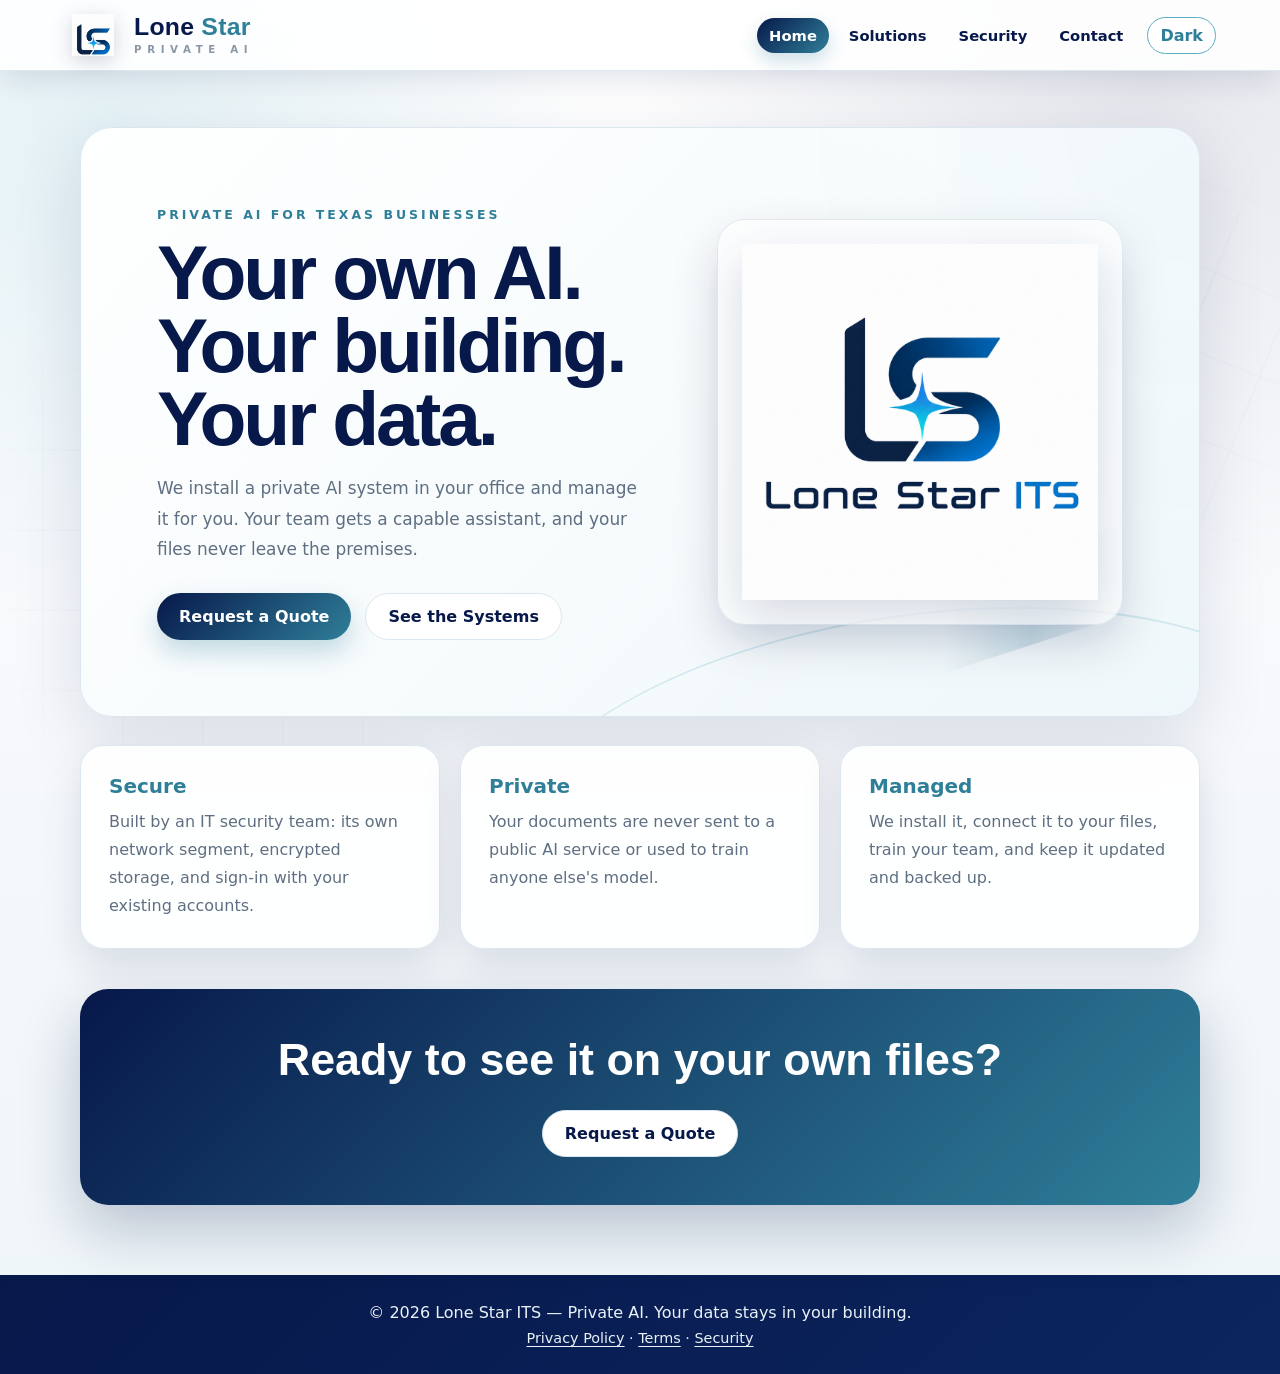
<file: index.html>
<!DOCTYPE html>
<html lang="en">
<head>
  <meta charset="UTF-8">
  <meta name="viewport" content="width=device-width, initial-scale=1.0">
  <title>Lone Star ITS | Private AI for Your Business</title>
  <meta name="description" content="Private, on-premises AI systems installed and managed by Lone Star ITS. Your data never leaves your building.">
  <meta property="og:title" content="Lone Star ITS | Private AI for Your Business">
  <meta property="og:description" content="Private, on-premises AI systems installed and managed by Lone Star ITS. Your data never leaves your building.">
  <meta property="og:image" content="https://elspaniard97.github.io/custom-ai-models/logo.png">
  <meta property="og:url" content="https://elspaniard97.github.io/custom-ai-models/">
  <link rel="canonical" href="https://elspaniard97.github.io/custom-ai-models/">
  <meta name="twitter:card" content="summary_large_image">
  <link rel="icon" type="image/png" href="logo-mark.png">
  <meta http-equiv="Content-Security-Policy" content="default-src 'self'; script-src 'self'; style-src 'self' https://fonts.googleapis.com; font-src https://fonts.gstatic.com; img-src 'self' data:; form-action 'self'; connect-src 'self' https://lone-star-private-ai.saints-correa23.workers.dev; base-uri 'self'; object-src 'none'; upgrade-insecure-requests">
  <meta http-equiv="X-Content-Type-Options" content="nosniff">
  <meta name="referrer" content="strict-origin-when-cross-origin">
  <link rel="preconnect" href="https://fonts.googleapis.com">
  <link rel="preconnect" href="https://fonts.gstatic.com" crossorigin>
  <link href="https://fonts.googleapis.com/css2?family=Inter:wght@400;500;600;700;800&family=Rajdhani:wght@600;700&display=swap" rel="stylesheet">
  <link rel="stylesheet" href="style.css">
  <script type="application/ld+json">
  {
    "@context": "https://schema.org",
    "@type": "ProfessionalService",
    "name": "Lone Star ITS — Private AI",
    "image": "https://elspaniard97.github.io/custom-ai-models/logo.png",
    "url": "https://elspaniard97.github.io/custom-ai-models/",
    "telephone": "+1-254-317-9258",
    "email": "support@lonestar-its.com",
    "address": {"@type": "PostalAddress", "streetAddress": "214 Ackerman St.", "addressLocality": "Rockdale", "addressRegion": "TX", "postalCode": "76567", "addressCountry": "US"},
    "description": "On-premises private AI systems for small and mid-sized organizations, installed and managed by a veteran family-owned Texas IT team. Your data stays in your building.",
    "areaServed": "TX"
  }
  </script>
</head>
<body>
<a class="skip-link" href="#main-content">Skip to main content</a>
<header>
  <a class="brand" href="index.html" aria-label="Lone Star ITS Private AI home">
    <img src="logo-mark.png" alt="Lone Star ITS blue star logo mark">
    <span class="brand-copy"><strong><span>Lone</span> Star</strong><small>PRIVATE AI</small></span>
  </a>
  <div class="header-right">
    <nav id="main-nav">
      <a class="active" href="index.html">Home</a>
      <a href="solutions.html">Solutions</a>
      <a href="security.html">Security</a>
      <a href="contact.html">Contact</a>
    </nav>
    <button class="dark-toggle" id="dark-mode-toggle">Dark</button>
    <button class="hamburger" id="hamburger" aria-label="Menu">
      <span></span><span></span><span></span>
    </button>
  </div>
</header>
<section class="hero compact fade-in">
  <div class="hero-text slide-up">
    <p class="eyebrow">Private AI for Texas Businesses</p>
    <h1>Your own AI. Your building. Your data.</h1>
    <p>We install a private AI system in your office and manage it for you. Your team gets a capable assistant, and your files never leave the premises.</p>
    <div class="hero-actions">
      <a class="btn primary" href="contact.html">Request a Quote</a>
      <a class="btn secondary" href="solutions.html">See the Systems</a>
    </div>
  </div>
  <div class="hero-logo-panel" aria-label="Lone Star ITS logo"><img src="logo.png" alt="Lone Star ITS logo"></div>
</section>
<main id="main-content">
  <section class="values cards fade-in">
    <article><h3>Secure</h3><p>Built by an IT security team: its own network segment, encrypted storage, and sign-in with your existing accounts.</p></article>
    <article><h3>Private</h3><p>Your documents are never sent to a public AI service or used to train anyone else's model.</p></article>
    <article><h3>Managed</h3><p>We install it, connect it to your files, train your team, and keep it updated and backed up.</p></article>
  </section>
  <section class="cta-band fade-in">
    <h2>Ready to see it on your own files?</h2>
    <div class="hero-actions">
      <a class="btn secondary" href="contact.html">Request a Quote</a>
    </div>
  </section>
</main>
<footer>
  <p>© 2026 Lone Star ITS — Private AI. Your data stays in your building.</p>
  <p class="footer-links"><a href="https://lonestar-its.com/privacy.html">Privacy Policy</a> · <a href="https://lonestar-its.com/terms.html">Terms</a> · <a href="security.html">Security</a></p>
</footer>
<script src="main.js"></script>
</body>
</html>
</file>
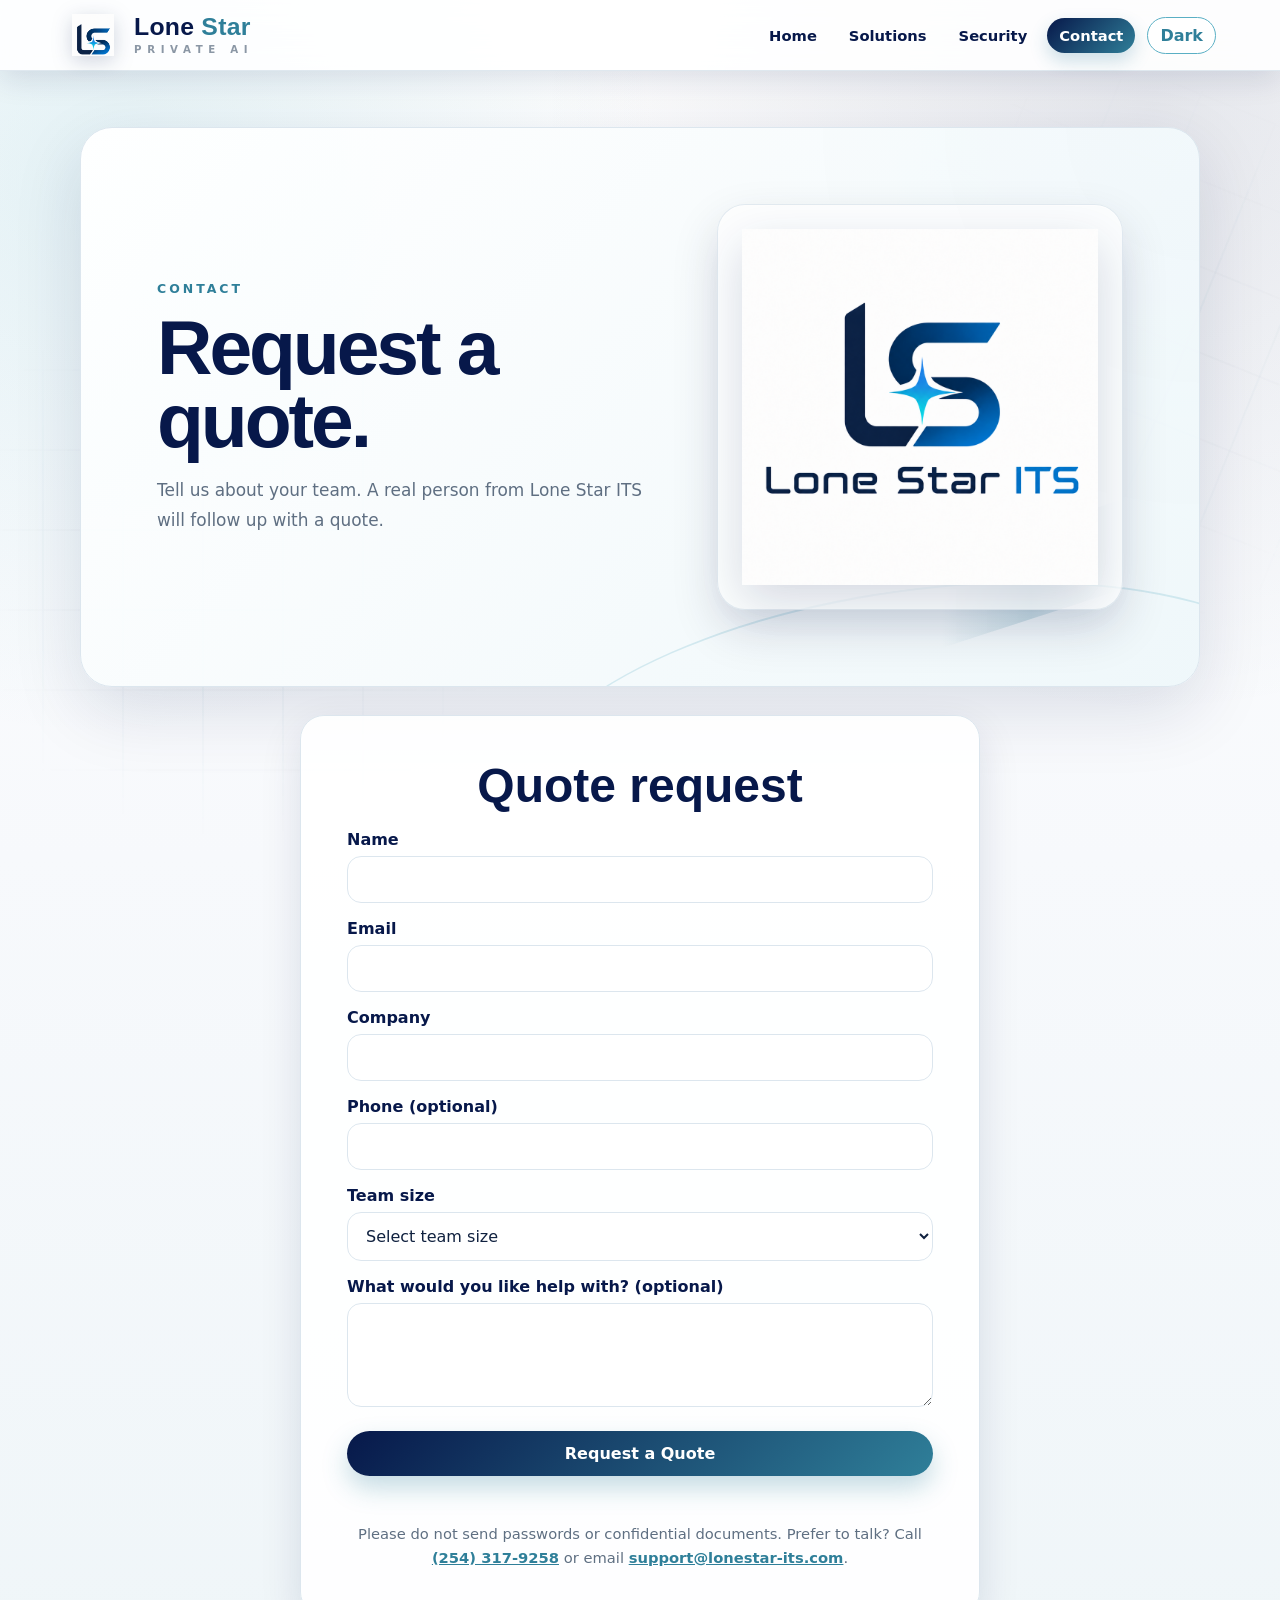
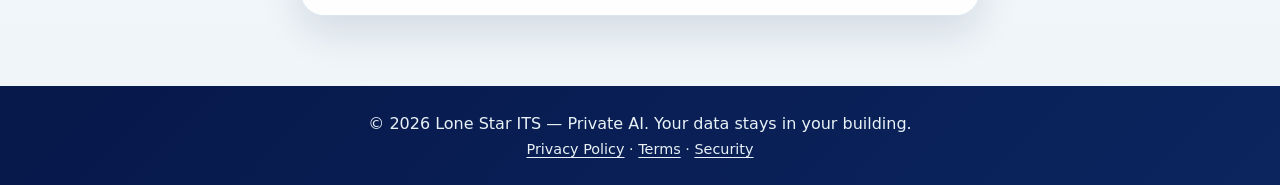
<file: contact.html>
<!DOCTYPE html>
<html lang="en">
<head>
  <meta charset="UTF-8">
  <meta name="viewport" content="width=device-width, initial-scale=1.0">
  <title>Request a Quote | Lone Star ITS Private AI</title>
  <meta name="description" content="Request a private AI quote from Lone Star ITS.">
  <meta property="og:title" content="Request a Quote | Lone Star ITS Private AI">
  <meta property="og:description" content="Request a private AI quote from Lone Star ITS.">
  <meta property="og:image" content="https://elspaniard97.github.io/custom-ai-models/logo.png">
  <meta property="og:url" content="https://elspaniard97.github.io/custom-ai-models/contact.html">
  <link rel="canonical" href="https://elspaniard97.github.io/custom-ai-models/contact.html">
  <meta name="twitter:card" content="summary_large_image">
  <link rel="icon" type="image/png" href="logo-mark.png">
  <meta http-equiv="Content-Security-Policy" content="default-src 'self'; script-src 'self'; style-src 'self' https://fonts.googleapis.com; font-src https://fonts.gstatic.com; img-src 'self' data:; form-action 'self'; connect-src 'self' https://lone-star-private-ai.saints-correa23.workers.dev; base-uri 'self'; object-src 'none'; upgrade-insecure-requests">
  <meta http-equiv="X-Content-Type-Options" content="nosniff">
  <meta name="referrer" content="strict-origin-when-cross-origin">
  <link rel="preconnect" href="https://fonts.googleapis.com">
  <link rel="preconnect" href="https://fonts.gstatic.com" crossorigin>
  <link href="https://fonts.googleapis.com/css2?family=Inter:wght@400;500;600;700;800&family=Rajdhani:wght@600;700&display=swap" rel="stylesheet">
  <link rel="stylesheet" href="style.css">
</head>
<body>
<a class="skip-link" href="#main-content">Skip to main content</a>
<header>
  <a class="brand" href="index.html" aria-label="Lone Star ITS Private AI home">
    <img src="logo-mark.png" alt="Lone Star ITS blue star logo mark">
    <span class="brand-copy"><strong><span>Lone</span> Star</strong><small>PRIVATE AI</small></span>
  </a>
  <div class="header-right">
    <nav id="main-nav">
      <a href="index.html">Home</a>
      <a href="solutions.html">Solutions</a>
      <a href="security.html">Security</a>
      <a class="active" href="contact.html">Contact</a>
    </nav>
    <button class="dark-toggle" id="dark-mode-toggle">Dark</button>
    <button class="hamburger" id="hamburger" aria-label="Menu">
      <span></span><span></span><span></span>
    </button>
  </div>
</header>
<section class="hero compact fade-in">
  <div class="hero-text slide-up">
    <p class="eyebrow">Contact</p>
    <h1>Request a quote.</h1>
    <p>Tell us about your team. A real person from Lone Star ITS will follow up with a quote.</p>
  </div>
  <div class="hero-logo-panel" aria-label="Lone Star ITS logo"><img src="logo.png" alt="Lone Star ITS logo"></div>
</section>
<main id="main-content">
  <section class="contact fade-in">
    <h2>Quote request</h2>
    <form id="quote-form" novalidate>
      <label for="name">Name</label>
      <input id="name" name="name" type="text" autocomplete="name" maxlength="200" required>
      <label for="email">Email</label>
      <input id="email" name="email" type="email" autocomplete="email" maxlength="254" required>
      <label for="company">Company</label>
      <input id="company" name="company" type="text" autocomplete="organization" maxlength="200" required>
      <label for="phone">Phone (optional)</label>
      <input id="phone" name="phone" type="tel" autocomplete="tel" maxlength="40">
      <label for="teamSize">Team size</label>
      <select id="teamSize" name="teamSize" required>
        <option value="" disabled selected>Select team size</option>
        <option value="5-10 users (Office AI)">5-10 users (Office AI)</option>
        <option value="15-30 users (Business AI)">15-30 users (Business AI)</option>
        <option value="30+ users (Enterprise AI)">30+ users (Enterprise AI)</option>
        <option value="Not sure">Not sure</option>
      </select>
      <label for="message">What would you like help with? (optional)</label>
      <textarea id="message" name="message" rows="4" maxlength="4000"></textarea>
      <div class="visually-hidden" aria-hidden="true">
        <label for="_gotcha">Leave this field empty</label>
        <input id="_gotcha" name="_gotcha" type="text" tabindex="-1" autocomplete="off">
      </div>
      <button class="submit" type="submit">Request a Quote</button>
      <p id="form-status" class="form-status" role="status" aria-live="polite"></p>
    </form>
    <p class="form-note">Please do not send passwords or confidential documents. Prefer to talk? Call <a href="tel:+12543179258">(254) 317-9258</a> or email <a href="mailto:support@lonestar-its.com">support@lonestar-its.com</a>.</p>
  </section>
</main>
<footer>
  <p>© 2026 Lone Star ITS — Private AI. Your data stays in your building.</p>
  <p class="footer-links"><a href="https://lonestar-its.com/privacy.html">Privacy Policy</a> · <a href="https://lonestar-its.com/terms.html">Terms</a> · <a href="security.html">Security</a></p>
</footer>
<script src="main.js"></script>
</body>
</html>
</file>
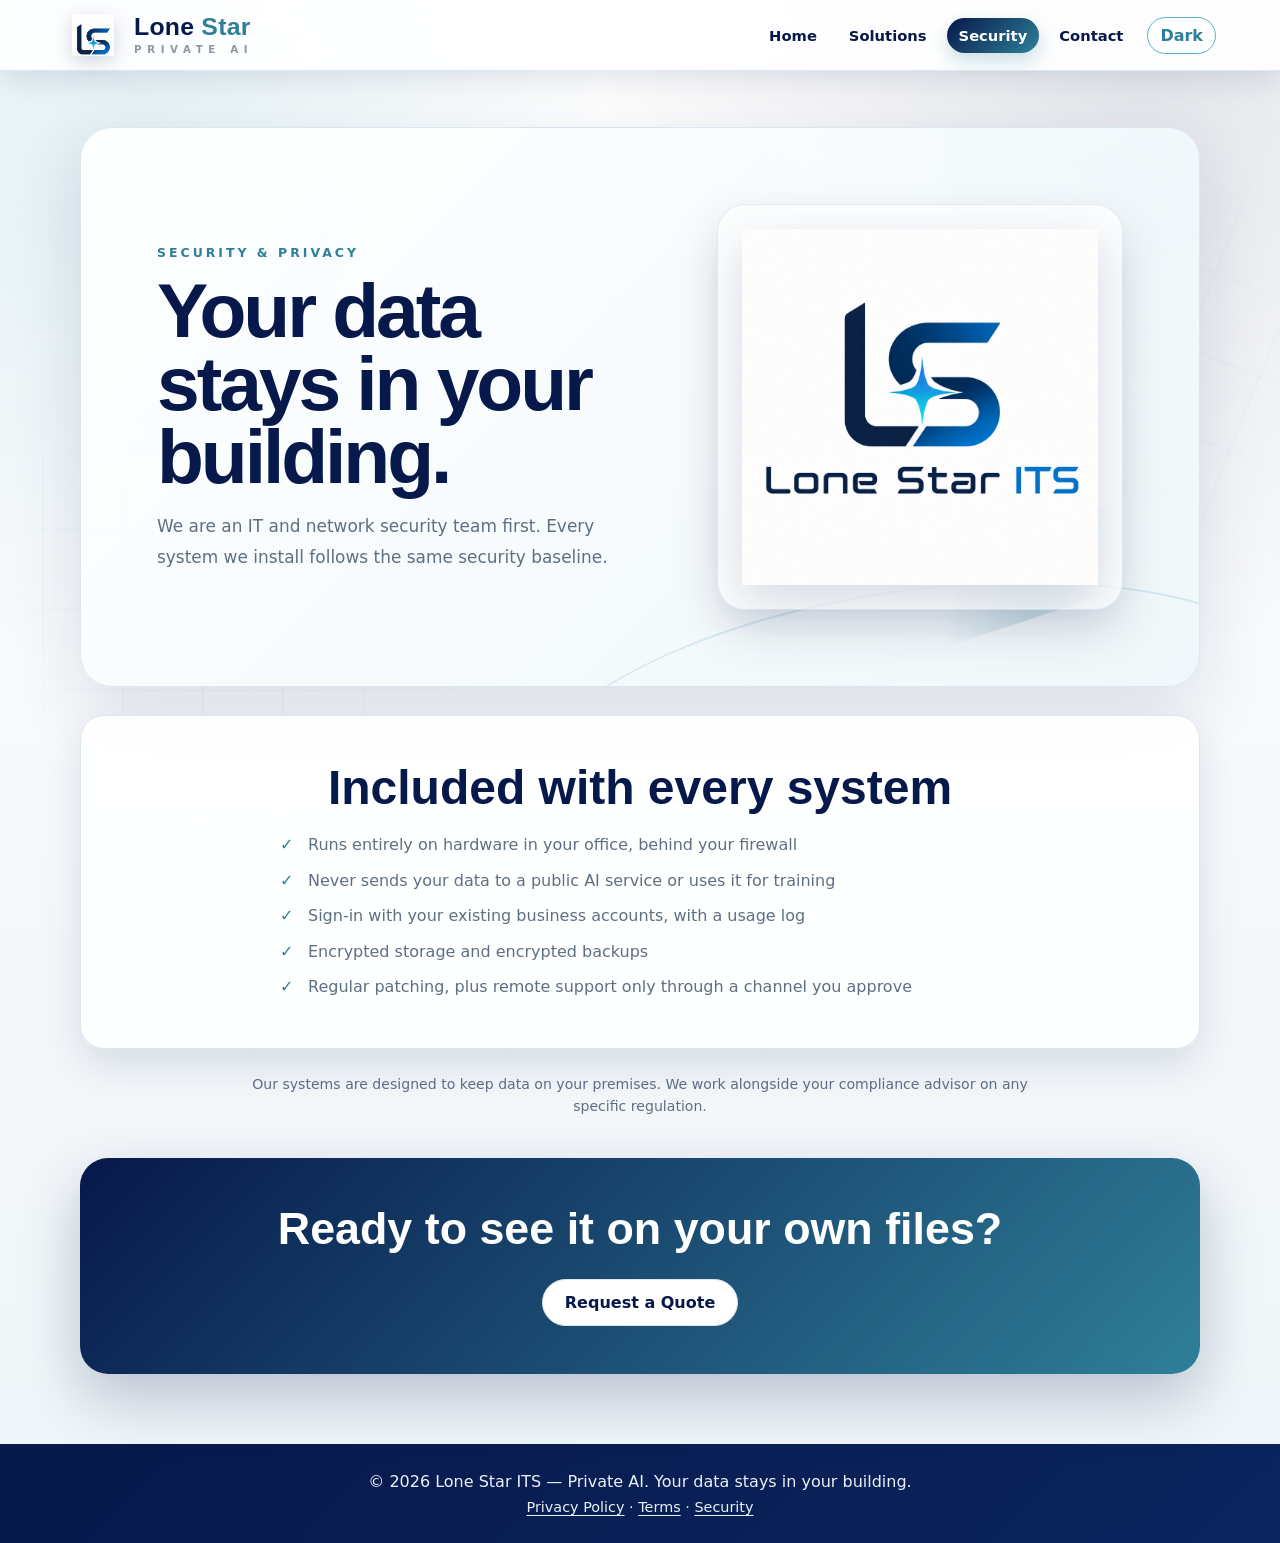
<file: security.html>
<!DOCTYPE html>
<html lang="en">
<head>
  <meta charset="UTF-8">
  <meta name="viewport" content="width=device-width, initial-scale=1.0">
  <title>Security &amp; Privacy | Lone Star ITS Private AI</title>
  <meta name="description" content="How Lone Star ITS keeps your data on site with every private AI system.">
  <meta property="og:title" content="Security &amp; Privacy | Lone Star ITS Private AI">
  <meta property="og:description" content="How Lone Star ITS keeps your data on site with every private AI system.">
  <meta property="og:image" content="https://elspaniard97.github.io/custom-ai-models/logo.png">
  <meta property="og:url" content="https://elspaniard97.github.io/custom-ai-models/security.html">
  <link rel="canonical" href="https://elspaniard97.github.io/custom-ai-models/security.html">
  <meta name="twitter:card" content="summary_large_image">
  <link rel="icon" type="image/png" href="logo-mark.png">
  <meta http-equiv="Content-Security-Policy" content="default-src 'self'; script-src 'self'; style-src 'self' https://fonts.googleapis.com; font-src https://fonts.gstatic.com; img-src 'self' data:; form-action 'self'; connect-src 'self' https://lone-star-private-ai.saints-correa23.workers.dev; base-uri 'self'; object-src 'none'; upgrade-insecure-requests">
  <meta http-equiv="X-Content-Type-Options" content="nosniff">
  <meta name="referrer" content="strict-origin-when-cross-origin">
  <link rel="preconnect" href="https://fonts.googleapis.com">
  <link rel="preconnect" href="https://fonts.gstatic.com" crossorigin>
  <link href="https://fonts.googleapis.com/css2?family=Inter:wght@400;500;600;700;800&family=Rajdhani:wght@600;700&display=swap" rel="stylesheet">
  <link rel="stylesheet" href="style.css">
</head>
<body>
<a class="skip-link" href="#main-content">Skip to main content</a>
<header>
  <a class="brand" href="index.html" aria-label="Lone Star ITS Private AI home">
    <img src="logo-mark.png" alt="Lone Star ITS blue star logo mark">
    <span class="brand-copy"><strong><span>Lone</span> Star</strong><small>PRIVATE AI</small></span>
  </a>
  <div class="header-right">
    <nav id="main-nav">
      <a href="index.html">Home</a>
      <a href="solutions.html">Solutions</a>
      <a class="active" href="security.html">Security</a>
      <a href="contact.html">Contact</a>
    </nav>
    <button class="dark-toggle" id="dark-mode-toggle">Dark</button>
    <button class="hamburger" id="hamburger" aria-label="Menu">
      <span></span><span></span><span></span>
    </button>
  </div>
</header>
<section class="hero compact fade-in">
  <div class="hero-text slide-up">
    <p class="eyebrow">Security &amp; Privacy</p>
    <h1>Your data stays in your building.</h1>
    <p>We are an IT and network security team first. Every system we install follows the same security baseline.</p>
  </div>
  <div class="hero-logo-panel" aria-label="Lone Star ITS logo"><img src="logo.png" alt="Lone Star ITS logo"></div>
</section>
<main id="main-content">
  <section class="mission fade-in">
    <h2>Included with every system</h2>
    <ul class="check-list text-left narrow">
      <li>Runs entirely on hardware in your office, behind your firewall</li>
      <li>Never sends your data to a public AI service or uses it for training</li>
      <li>Sign-in with your existing business accounts, with a usage log</li>
      <li>Encrypted storage and encrypted backups</li>
      <li>Regular patching, plus remote support only through a channel you approve</li>
    </ul>
  </section>
  <p class="fine-print">Our systems are designed to keep data on your premises. We work alongside your compliance advisor on any specific regulation.</p>
  <section class="cta-band fade-in">
    <h2>Ready to see it on your own files?</h2>
    <div class="hero-actions">
      <a class="btn secondary" href="contact.html">Request a Quote</a>
    </div>
  </section>
</main>
<footer>
  <p>© 2026 Lone Star ITS — Private AI. Your data stays in your building.</p>
  <p class="footer-links"><a href="https://lonestar-its.com/privacy.html">Privacy Policy</a> · <a href="https://lonestar-its.com/terms.html">Terms</a> · <a href="security.html">Security</a></p>
</footer>
<script src="main.js"></script>
</body>
</html>
</file>
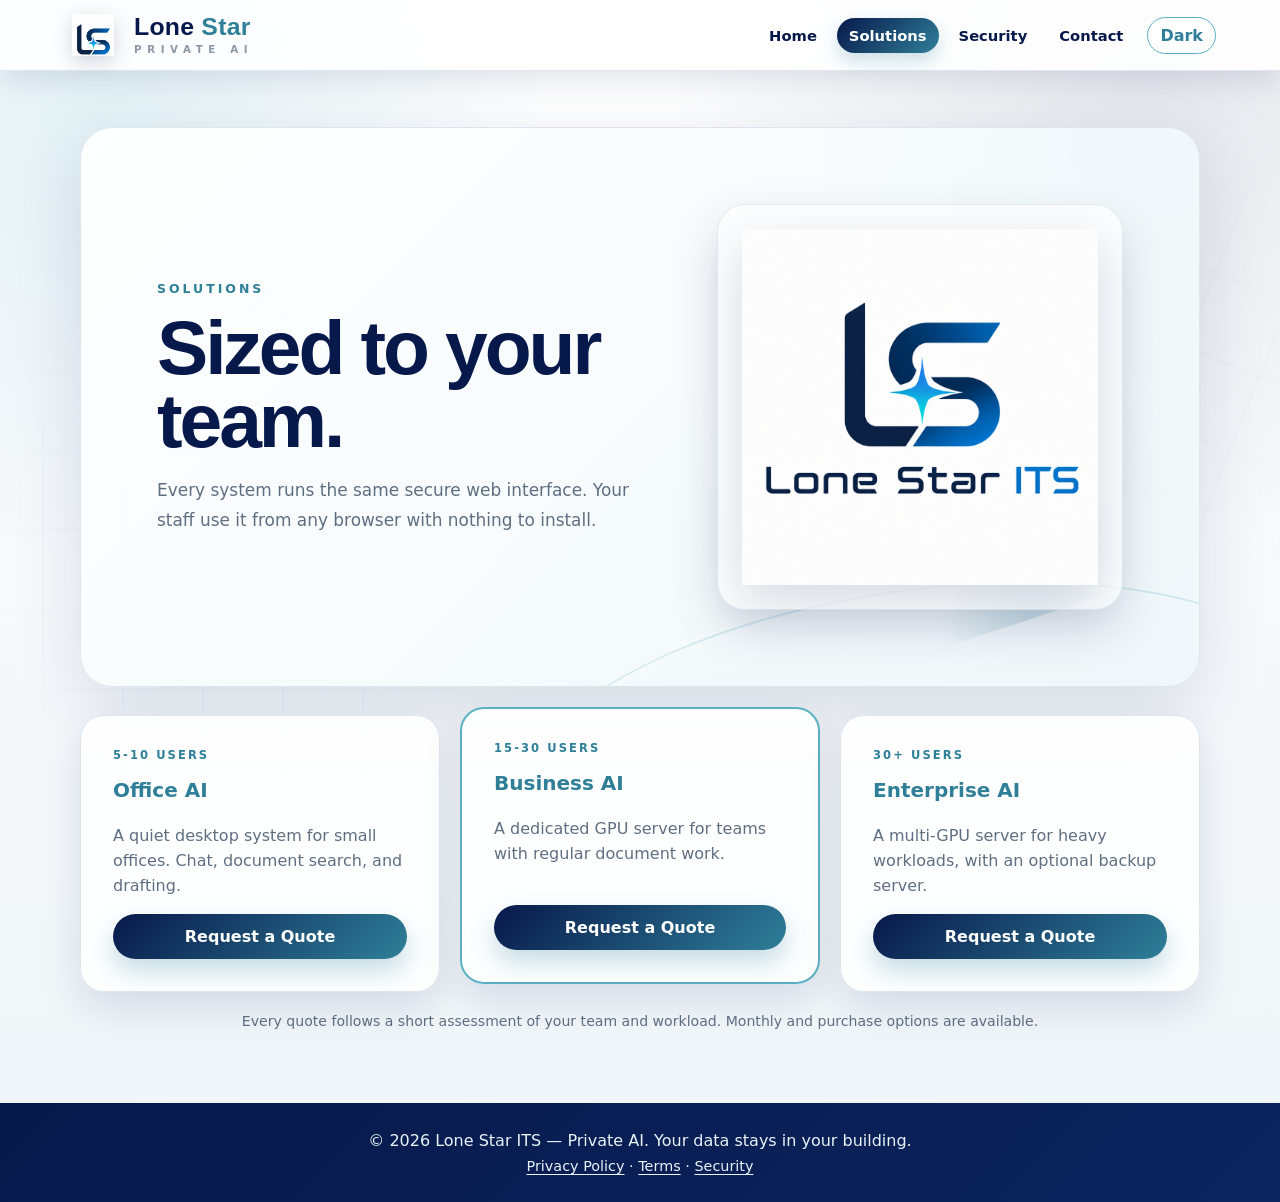
<file: solutions.html>
<!DOCTYPE html>
<html lang="en">
<head>
  <meta charset="UTF-8">
  <meta name="viewport" content="width=device-width, initial-scale=1.0">
  <title>Private AI Systems | Lone Star ITS</title>
  <meta name="description" content="Office, Business, and Enterprise private AI systems sized to your team.">
  <meta property="og:title" content="Private AI Systems | Lone Star ITS">
  <meta property="og:description" content="Office, Business, and Enterprise private AI systems sized to your team.">
  <meta property="og:image" content="https://elspaniard97.github.io/custom-ai-models/logo.png">
  <meta property="og:url" content="https://elspaniard97.github.io/custom-ai-models/solutions.html">
  <link rel="canonical" href="https://elspaniard97.github.io/custom-ai-models/solutions.html">
  <meta name="twitter:card" content="summary_large_image">
  <link rel="icon" type="image/png" href="logo-mark.png">
  <meta http-equiv="Content-Security-Policy" content="default-src 'self'; script-src 'self'; style-src 'self' https://fonts.googleapis.com; font-src https://fonts.gstatic.com; img-src 'self' data:; form-action 'self'; connect-src 'self' https://lone-star-private-ai.saints-correa23.workers.dev; base-uri 'self'; object-src 'none'; upgrade-insecure-requests">
  <meta http-equiv="X-Content-Type-Options" content="nosniff">
  <meta name="referrer" content="strict-origin-when-cross-origin">
  <link rel="preconnect" href="https://fonts.googleapis.com">
  <link rel="preconnect" href="https://fonts.gstatic.com" crossorigin>
  <link href="https://fonts.googleapis.com/css2?family=Inter:wght@400;500;600;700;800&family=Rajdhani:wght@600;700&display=swap" rel="stylesheet">
  <link rel="stylesheet" href="style.css">
</head>
<body>
<a class="skip-link" href="#main-content">Skip to main content</a>
<header>
  <a class="brand" href="index.html" aria-label="Lone Star ITS Private AI home">
    <img src="logo-mark.png" alt="Lone Star ITS blue star logo mark">
    <span class="brand-copy"><strong><span>Lone</span> Star</strong><small>PRIVATE AI</small></span>
  </a>
  <div class="header-right">
    <nav id="main-nav">
      <a href="index.html">Home</a>
      <a class="active" href="solutions.html">Solutions</a>
      <a href="security.html">Security</a>
      <a href="contact.html">Contact</a>
    </nav>
    <button class="dark-toggle" id="dark-mode-toggle">Dark</button>
    <button class="hamburger" id="hamburger" aria-label="Menu">
      <span></span><span></span><span></span>
    </button>
  </div>
</header>
<section class="hero compact fade-in">
  <div class="hero-text slide-up">
    <p class="eyebrow">Solutions</p>
    <h1>Sized to your team.</h1>
    <p>Every system runs the same secure web interface. Your staff use it from any browser with nothing to install.</p>
  </div>
  <div class="hero-logo-panel" aria-label="Lone Star ITS logo"><img src="logo.png" alt="Lone Star ITS logo"></div>
</section>
<main id="main-content">
  <section class="pricing fade-in" aria-label="Private AI systems">
    <div class="plan">
      <p class="plan-label">5-10 users</p>
      <h3>Office AI</h3>
      <p class="launch-note">A quiet desktop system for small offices. Chat, document search, and drafting.</p>
      <a class="btn primary" href="contact.html">Request a Quote</a>
    </div>
    <div class="plan featured">
      <p class="plan-label">15-30 users</p>
      <h3>Business AI</h3>
      <p class="launch-note">A dedicated GPU server for teams with regular document work.</p>
      <a class="btn primary" href="contact.html">Request a Quote</a>
    </div>
    <div class="plan">
      <p class="plan-label">30+ users</p>
      <h3>Enterprise AI</h3>
      <p class="launch-note">A multi-GPU server for heavy workloads, with an optional backup server.</p>
      <a class="btn primary" href="contact.html">Request a Quote</a>
    </div>
  </section>
  <p class="fine-print">Every quote follows a short assessment of your team and workload. Monthly and purchase options are available.</p>
</main>
<footer>
  <p>© 2026 Lone Star ITS — Private AI. Your data stays in your building.</p>
  <p class="footer-links"><a href="https://lonestar-its.com/privacy.html">Privacy Policy</a> · <a href="https://lonestar-its.com/terms.html">Terms</a> · <a href="security.html">Security</a></p>
</footer>
<script src="main.js"></script>
</body>
</html>
</file>
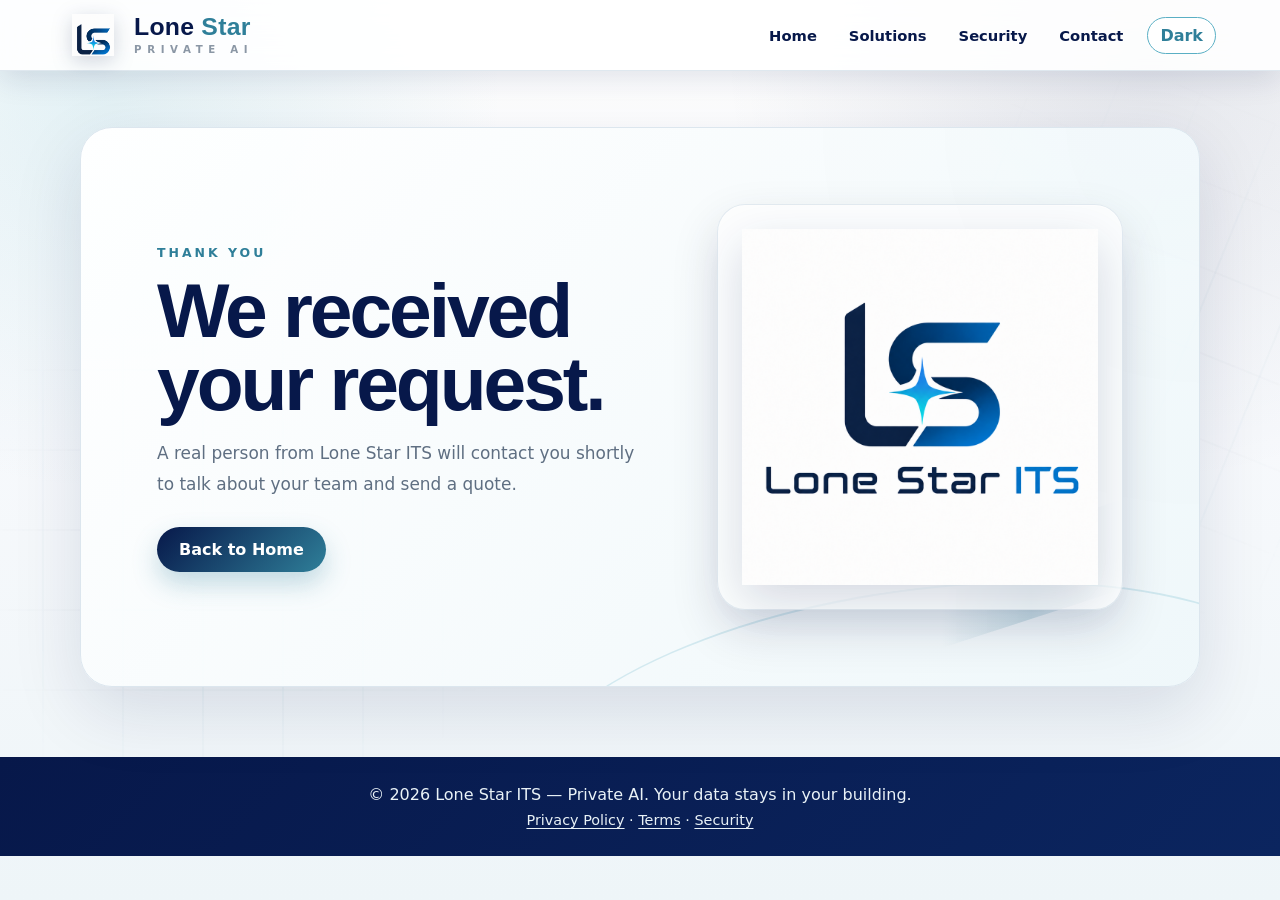
<file: thankyou.html>
<!DOCTYPE html>
<html lang="en">
<head>
  <meta charset="UTF-8">
  <meta name="viewport" content="width=device-width, initial-scale=1.0">
  <title>Thank You | Lone Star ITS Private AI</title>
  <meta name="description" content="Your private AI quote request was received.">
  <meta property="og:title" content="Thank You | Lone Star ITS Private AI">
  <meta property="og:description" content="Your private AI quote request was received.">
  <meta property="og:image" content="https://elspaniard97.github.io/custom-ai-models/logo.png">
  <meta property="og:url" content="https://elspaniard97.github.io/custom-ai-models/thankyou.html">
  <link rel="canonical" href="https://elspaniard97.github.io/custom-ai-models/thankyou.html">
  <meta name="twitter:card" content="summary_large_image">
  <link rel="icon" type="image/png" href="logo-mark.png">
  <meta http-equiv="Content-Security-Policy" content="default-src 'self'; script-src 'self'; style-src 'self' https://fonts.googleapis.com; font-src https://fonts.gstatic.com; img-src 'self' data:; form-action 'self'; connect-src 'self' https://lone-star-private-ai.saints-correa23.workers.dev; base-uri 'self'; object-src 'none'; upgrade-insecure-requests">
  <meta http-equiv="X-Content-Type-Options" content="nosniff">
  <meta name="referrer" content="strict-origin-when-cross-origin">
  <link rel="preconnect" href="https://fonts.googleapis.com">
  <link rel="preconnect" href="https://fonts.gstatic.com" crossorigin>
  <link href="https://fonts.googleapis.com/css2?family=Inter:wght@400;500;600;700;800&family=Rajdhani:wght@600;700&display=swap" rel="stylesheet">
  <link rel="stylesheet" href="style.css">
  <meta name="robots" content="noindex">
</head>
<body>
<a class="skip-link" href="#main-content">Skip to main content</a>
<header>
  <a class="brand" href="index.html" aria-label="Lone Star ITS Private AI home">
    <img src="logo-mark.png" alt="Lone Star ITS blue star logo mark">
    <span class="brand-copy"><strong><span>Lone</span> Star</strong><small>PRIVATE AI</small></span>
  </a>
  <div class="header-right">
    <nav id="main-nav">
      <a href="index.html">Home</a>
      <a href="solutions.html">Solutions</a>
      <a href="security.html">Security</a>
      <a href="contact.html">Contact</a>
    </nav>
    <button class="dark-toggle" id="dark-mode-toggle">Dark</button>
    <button class="hamburger" id="hamburger" aria-label="Menu">
      <span></span><span></span><span></span>
    </button>
  </div>
</header>
<section class="hero compact fade-in">
  <div class="hero-text slide-up">
    <p class="eyebrow">Thank You</p>
    <h1>We received your request.</h1>
    <p>A real person from Lone Star ITS will contact you shortly to talk about your team and send a quote.</p>
    <div class="hero-actions">
      <a class="btn primary" href="index.html">Back to Home</a>
    </div>
  </div>
  <div class="hero-logo-panel" aria-label="Lone Star ITS logo"><img src="logo.png" alt="Lone Star ITS logo"></div>
</section>
<main id="main-content"></main>
<footer>
  <p>© 2026 Lone Star ITS — Private AI. Your data stays in your building.</p>
  <p class="footer-links"><a href="https://lonestar-its.com/privacy.html">Privacy Policy</a> · <a href="https://lonestar-its.com/terms.html">Terms</a> · <a href="security.html">Security</a></p>
</footer>
<script src="main.js"></script>
</body>
</html>
</file>
<file: style.css>
/* ============================================================
   Lone Star ITS — Main Stylesheet
   Brand direction: navy, teal, silver, white, circuit-line detail
   ============================================================ */

:root {
  --bg: #f7f9fc;
  --surface: #ffffff;
  --surface-soft: #eef5f8;
  --text: #10213f;
  --muted: #5f6f82;
  --navy: #07184a;
  --navy-2: #0b255f;
  --teal: #2f7f99;
  --teal-light: #5aafc4;
  --silver: #8b97a5;
  --border: #dce6ee;
  --shadow: rgba(7, 24, 74, 0.12);
  --shadow-strong: rgba(7, 24, 74, 0.24);
  --chat-bg: #ffffff;
  --chat-bubble-bot: #edf4f7;
  --chat-bubble-user: #2f7f99;
  --chat-text: #10213f;
}

body.dark-mode {
  --bg: #07111f;
  --surface: #0d1b2f;
  --surface-soft: #10213f;
  --text: #e9f2f7;
  --muted: #aebdca;
  --border: #1f3857;
  --shadow: rgba(0, 0, 0, 0.4);
  --shadow-strong: rgba(0, 0, 0, 0.55);
  --chat-bg: #0d1b2f;
  --chat-bubble-bot: #132b45;
  --chat-text: #e9f2f7;
}

* { box-sizing: border-box; margin: 0; padding: 0; }

body {
  min-height: 100vh;
  color: var(--text);
  background:
    radial-gradient(circle at 8% 10%, rgba(90, 175, 196, 0.16), transparent 28%),
    radial-gradient(circle at 90% 6%, rgba(7, 24, 74, 0.10), transparent 30%),
    linear-gradient(180deg, #ffffff 0%, var(--bg) 48%, #eef5f8 100%);
  font-family: 'Inter', system-ui, -apple-system, BlinkMacSystemFont, 'Segoe UI', sans-serif;
  transition: background-color 0.3s, color 0.3s;
}

body::before,
body::after {
  content: "";
  position: fixed;
  inset: auto auto 4% -6%;
  width: 48vw;
  height: 48vw;
  pointer-events: none;
  opacity: 0.18;
  background:
    linear-gradient(90deg, transparent 49%, var(--teal) 50%, transparent 51%) 0 0/80px 80px,
    linear-gradient(0deg, transparent 49%, var(--silver) 50%, transparent 51%) 0 0/80px 80px;
  mask-image: radial-gradient(circle, #000 0%, transparent 68%);
  z-index: -1;
}

body::after {
  inset: 5% -12% auto auto;
  transform: rotate(22deg);
  opacity: 0.13;
}

a { color: inherit; text-decoration: none; }

header {
  position: sticky;
  top: 0;
  z-index: 1000;
  display: flex;
  align-items: center;
  justify-content: space-between;
  gap: 24px;
  padding: 14px clamp(18px, 5vw, 64px);
  background: rgba(255, 255, 255, 0.88);
  border-bottom: 1px solid rgba(220, 230, 238, 0.9);
  box-shadow: 0 8px 30px var(--shadow);
  backdrop-filter: blur(14px);
}

body.dark-mode header { background: rgba(7, 17, 31, 0.88); }

.brand {
  display: inline-flex;
  align-items: center;
  gap: 12px;
  min-width: max-content;
}

.brand img {
  width: 58px;
  height: 42px;
  object-fit: contain;
  filter: drop-shadow(0 5px 10px rgba(7, 24, 74, 0.18));
}

.brand-copy { display: grid; line-height: 1; }
.brand-copy strong {
  font-family: 'Rajdhani', 'Inter', sans-serif;
  font-size: 1.55rem;
  letter-spacing: 0.01em;
  color: var(--teal);
}
.brand-copy strong span { color: var(--navy); }
body.dark-mode .brand-copy strong span { color: #dcefff; }
.brand-copy small {
  margin-top: 4px;
  color: var(--silver);
  letter-spacing: 0.55em;
  font-weight: 800;
  font-size: 0.64rem;
}

.header-right { display: flex; align-items: center; gap: 12px; }
nav { display: flex; align-items: center; gap: 8px; }
nav a {
  padding: 9px 12px;
  color: var(--navy);
  border-radius: 999px;
  font-weight: 700;
  font-size: 0.92rem;
  transition: 0.2s ease;
}
body.dark-mode nav a { color: #dcefff; }
nav a:hover,
nav a.active {
  color: #ffffff;
  background: linear-gradient(135deg, var(--navy), var(--teal));
  box-shadow: 0 8px 18px rgba(47, 127, 153, 0.24);
}

.dark-toggle,
.hamburger,
button,
.btn {
  font: inherit;
}

.dark-toggle {
  border: 1px solid var(--teal-light);
  background: var(--surface);
  color: var(--teal);
  border-radius: 999px;
  padding: 8px 12px;
  cursor: pointer;
  font-weight: 800;
  white-space: nowrap;
}
.dark-toggle:hover { background: var(--teal); color: #fff; }

.hamburger {
  display: none;
  flex-direction: column;
  gap: 5px;
  cursor: pointer;
  background: none;
  border: none;
  padding: 4px;
}
.hamburger span { width: 25px; height: 3px; background: var(--navy); border-radius: 3px; transition: 0.3s; }
body.dark-mode .hamburger span { background: #e9f2f7; }
.hamburger.open span:nth-child(1) { transform: translateY(8px) rotate(45deg); }
.hamburger.open span:nth-child(2) { opacity: 0; }
.hamburger.open span:nth-child(3) { transform: translateY(-8px) rotate(-45deg); }

.hero {
  position: relative;
  overflow: hidden;
  display: grid;
  grid-template-columns: minmax(0, 1.1fr) minmax(290px, 0.9fr);
  align-items: center;
  gap: clamp(28px, 5vw, 70px);
  margin: clamp(24px, 5vw, 56px) auto 28px;
  width: min(1120px, calc(100% - 32px));
  padding: clamp(34px, 6vw, 76px);
  background:
    linear-gradient(135deg, rgba(255, 255, 255, 0.94), rgba(238, 247, 250, 0.94)),
    radial-gradient(circle at 100% 0%, rgba(90, 175, 196, 0.24), transparent 35%);
  border: 1px solid var(--border);
  border-radius: 32px;
  box-shadow: 0 24px 70px var(--shadow);
}
body.dark-mode .hero { background: linear-gradient(135deg, rgba(13, 27, 47, 0.96), rgba(12, 36, 65, 0.92)); }
.hero::before {
  content: "";
  position: absolute;
  inset: auto -12% -45% 38%;
  height: 62%;
  border: 2px solid rgba(90, 175, 196, 0.22);
  border-left: none;
  border-bottom: none;
  border-radius: 50%;
  transform: rotate(-8deg);
}
.hero::after {
  content: "";
  position: absolute;
  right: 7%;
  bottom: 12%;
  width: 180px;
  height: 90px;
  background: linear-gradient(90deg, transparent, rgba(47, 127, 153, 0.28), transparent);
  transform: skewY(-18deg);
  opacity: 0.7;
}
.hero > * { position: relative; z-index: 1; }
.hero.compact { min-height: 360px; }
.hero h1 {
  max-width: 760px;
  color: var(--navy);
  font-family: 'Rajdhani', 'Inter', sans-serif;
  font-size: clamp(2.4rem, 6vw, 5rem);
  line-height: 0.95;
  letter-spacing: -0.04em;
  margin: 10px 0 18px;
}
body.dark-mode .hero h1 { color: #eaf8ff; }
.hero p { color: var(--muted); line-height: 1.8; font-size: 1.06rem; max-width: 680px; }
.eyebrow {
  color: var(--teal) !important;
  text-transform: uppercase;
  letter-spacing: 0.24em;
  font-weight: 900;
  font-size: 0.78rem !important;
}
.hero-actions { display: flex; flex-wrap: wrap; gap: 14px; margin-top: 28px; }

.btn,
button.submit {
  display: inline-flex;
  align-items: center;
  justify-content: center;
  border: none;
  border-radius: 999px;
  padding: 13px 22px;
  cursor: pointer;
  font-weight: 900;
  transition: 0.2s ease;
}
.btn.primary,
button.submit { background: linear-gradient(135deg, var(--navy), var(--teal)); color: #ffffff; box-shadow: 0 12px 26px rgba(47,127,153,0.28); }
.btn.secondary { color: var(--navy); background: var(--surface); border: 1px solid var(--border); }
.btn.small { padding: 10px 16px; color: #fff; background: var(--teal); margin-top: 16px; }
.btn:hover,
button.submit:hover { transform: translateY(-2px); box-shadow: 0 14px 34px var(--shadow-strong); }

.hero-logo-panel {
  display: grid;
  place-items: center;
  min-height: 300px;
  padding: 24px;
  background: rgba(255,255,255,0.72);
  border: 1px solid rgba(220, 230, 238, 0.8);
  border-radius: 28px;
  box-shadow: inset 0 1px 0 rgba(255,255,255,0.8), 0 20px 48px rgba(7,24,74,0.14);
}
body.dark-mode .hero-logo-panel { background: rgba(255,255,255,0.05); }
.hero-logo-panel img { width: min(100%, 480px); height: auto; object-fit: contain; filter: drop-shadow(0 16px 24px rgba(7,24,74,0.16)); }

main { width: min(1120px, calc(100% - 32px)); margin: 0 auto 70px; }
.trust-strip,
.cards,
.services-grid,
.pricing {
  display: grid;
  gap: 20px;
}
.trust-strip {
  grid-template-columns: repeat(4, 1fr);
  margin: 30px 0;
}
.trust-strip span,
.cards article,
.service-card,
.plan,
.contact,
.contact-info,
.mission,
.goals,
.pricing-note,
.web-plan {
  background: rgba(255,255,255,0.9);
  border: 1px solid var(--border);
  border-radius: 24px;
  box-shadow: 0 16px 42px var(--shadow);
}
body.dark-mode .trust-strip span,
body.dark-mode .cards article,
body.dark-mode .service-card,
body.dark-mode .plan,
body.dark-mode .contact,
body.dark-mode .contact-info,
body.dark-mode .mission,
body.dark-mode .goals,
body.dark-mode .pricing-note,
body.dark-mode .web-plan { background: rgba(13,27,47,0.9); }

.contact-info { max-width: 680px; margin: 28px auto 0; padding: clamp(24px, 4vw, 38px); text-align: center; }
.contact-info h2 { color: var(--navy); font-size: clamp(1.6rem, 3.5vw, 2.4rem); font-family: 'Rajdhani', 'Inter', sans-serif; line-height: 1; margin-bottom: 14px; }
body.dark-mode .contact-info h2 { color: #eaf8ff; }
.contact-info address { font-style: normal; color: var(--muted); line-height: 1.9; }
.contact-info .contact-name { color: var(--text); font-weight: 700; letter-spacing: 0.02em; }
.contact-info a { color: var(--teal); text-decoration: none; font-weight: 600; }
.contact-info a:hover { text-decoration: underline; }
.trust-strip span { padding: 18px; text-align: center; color: var(--navy); font-weight: 900; letter-spacing: 0.1em; text-transform: uppercase; }
body.dark-mode .trust-strip span { color: #e9f2f7; }

.mission,
.goals { padding: clamp(26px, 5vw, 48px); margin: 24px 0; text-align: center; }
.mission h2,
.goals h2,
.contact h2,
.pricing-note h2,
.web-plan h2 { color: var(--navy); font-size: clamp(1.8rem, 4vw, 3rem); font-family: 'Rajdhani', 'Inter', sans-serif; line-height: 1; margin-bottom: 14px; }
body.dark-mode .mission h2,
body.dark-mode .goals h2,
body.dark-mode .contact h2,
body.dark-mode .pricing-note h2,
body.dark-mode .web-plan h2 { color: #eaf8ff; }
.mission p,
.goals li,
.cards p,
.service-card p,
.pricing-note p,
.web-plan-copy,
.web-price-card p,
.web-feature-list { color: var(--muted); line-height: 1.75; }
.goals ol { list-style: none; display: grid; gap: 12px; max-width: 820px; margin: 24px auto 0; text-align: left; }
.goals li { padding: 16px 18px; border-left: 4px solid var(--teal); background: var(--surface-soft); border-radius: 14px; }
.goals strong { color: var(--teal); }

.cards { grid-template-columns: repeat(3, 1fr); margin: 24px 0; }
.cards article { padding: 28px; }
.cards h3,
.service-card h3,
.plan h3 { color: var(--teal); font-size: 1.25rem; margin-bottom: 10px; }

.services-grid { grid-template-columns: repeat(auto-fit, minmax(260px, 1fr)); margin-top: 26px; }
.service-card { padding: 28px; transition: 0.2s ease; }
.service-card:hover { transform: translateY(-6px); box-shadow: 0 22px 52px var(--shadow-strong); }

.pricing-note { padding: clamp(24px, 4vw, 38px); margin: 24px 0 0; text-align: center; }
.pricing-note p { max-width: 780px; margin: 0 auto; }
.pricing-note .eyebrow { margin-bottom: 10px; }

.pricing { grid-template-columns: repeat(3, 1fr); align-items: stretch; margin-top: 28px; }
.plan { position: relative; padding: 32px; display: flex; flex-direction: column; gap: 16px; }
.plan.featured { border: 2px solid var(--teal-light); transform: translateY(-8px); }
.plan-label { color: var(--teal); text-transform: uppercase; letter-spacing: 0.18em; font-weight: 900; font-size: 0.72rem; }
.price { color: var(--navy); font-size: 2.4rem; font-weight: 900; }
body.dark-mode .price { color: #eaf8ff; }
.price span { color: var(--muted); font-size: 1rem; }
.plan ul { display: grid; gap: 10px; margin-left: 18px; color: var(--muted); line-height: 1.5; flex: 1; }

.standalone-pricing { margin-top: 28px; }
.web-plan {
  position: relative;
  overflow: hidden;
  display: grid;
  gap: 24px;
  padding: clamp(28px, 5vw, 46px);
  border: 2px solid rgba(90, 175, 196, 0.42);
}
.web-plan::before {
  content: "";
  position: absolute;
  inset: 0;
  background:
    radial-gradient(circle at 85% 15%, rgba(90,175,196,0.20), transparent 30%),
    linear-gradient(135deg, transparent, rgba(47,127,153,0.08));
  pointer-events: none;
}
.web-plan > * { position: relative; z-index: 1; }
.web-plan-copy { max-width: 850px; }
.web-pricing-grid { display: grid; grid-template-columns: repeat(2, 1fr); gap: 18px; }
.web-price-card {
  padding: 22px;
  border: 1px solid var(--border);
  border-radius: 20px;
  background: var(--surface-soft);
}
.web-price-card span { display: block; color: var(--teal); font-weight: 900; text-transform: uppercase; letter-spacing: 0.14em; font-size: 0.72rem; margin-bottom: 8px; }
.web-price-card strong { display: block; color: var(--navy); font-size: clamp(1.6rem, 4vw, 2.6rem); font-weight: 900; margin-bottom: 8px; }
body.dark-mode .web-price-card strong { color: #eaf8ff; }
.web-price-card strong span { display: inline; color: var(--muted); font-size: 1rem; letter-spacing: normal; text-transform: none; }
.web-price-card.highlight { background: linear-gradient(135deg, rgba(7, 24, 74, 0.08), rgba(47, 127, 153, 0.13)); border-color: var(--teal-light); }
.web-feature-list { display: grid; grid-template-columns: repeat(2, minmax(0, 1fr)); gap: 10px 20px; margin-left: 18px; }

.contact { max-width: 680px; margin: 28px auto 0; padding: clamp(26px, 5vw, 46px); text-align: center; }
form { margin-top: 20px; text-align: left; }
label { display: block; margin: 16px 0 7px; font-weight: 800; color: var(--navy); }
body.dark-mode label { color: #dcefff; }
input,
textarea,
select {
  width: 100%;
  padding: 13px 14px;
  border: 1px solid var(--border);
  border-radius: 14px;
  background: var(--surface);
  color: var(--text);
  font: inherit;
}
textarea { resize: vertical; }
input:focus,
textarea:focus,
select:focus { outline: 2px solid rgba(90,175,196,0.35); border-color: var(--teal); }
button.submit { width: 100%; margin-top: 20px; }


#chat-widget { position: fixed; bottom: 30px; right: 30px; z-index: 9999; }
#chat-toggle {
  min-width: 70px;
  height: 44px;
  padding: 0 16px;
  border-radius: 999px;
  background: linear-gradient(135deg, var(--navy), var(--teal));
  border: none;
  cursor: pointer;
  box-shadow: 0 8px 24px rgba(47,127,153,0.42);
  display: flex;
  align-items: center;
  justify-content: center;
  margin-left: auto;
  transition: transform 0.3s;
  font-size: 0.95rem;
  font-weight: 900;
}
#chat-toggle:hover { transform: scale(1.08); }
#chat-box {
  display: none;
  flex-direction: column;
  width: 330px;
  height: 430px;
  background: var(--chat-bg);
  border-radius: 20px;
  box-shadow: 0 18px 48px rgba(0,0,0,0.22);
  overflow: hidden;
  margin-bottom: 12px;
  border: 1px solid var(--border);
}
#chat-box.open { display: flex; }
#chat-header { background: linear-gradient(135deg, var(--navy), var(--teal)); color: #fff; padding: 14px 18px; display: flex; align-items: center; justify-content: space-between; font-weight: 800; font-size: 0.95em; }
.chat-status { display: flex; align-items: center; gap: 8px; }
.status-dot { width: 9px; height: 9px; background: #45d483; border-radius: 50%; animation: pulse 1.5s infinite; }
@keyframes pulse { 0%, 100% { opacity: 1; } 50% { opacity: 0.4; } }
#chat-close { background: none; border: none; color: #fff; font-size: 1.2em; cursor: pointer; line-height: 1; padding: 0 4px; }
#chat-messages { flex: 1; overflow-y: auto; padding: 16px; display: flex; flex-direction: column; gap: 10px; }
.chat-msg { max-width: 85%; padding: 10px 14px; border-radius: 16px; font-size: 0.88em; line-height: 1.5; word-wrap: break-word; }
.chat-msg.bot { background: var(--chat-bubble-bot); color: var(--chat-text); align-self: flex-start; border-bottom-left-radius: 4px; }
.chat-msg.user { background: var(--chat-bubble-user); color: #fff; align-self: flex-end; border-bottom-right-radius: 4px; }
#chat-quick-replies { display: flex; flex-wrap: wrap; gap: 6px; padding: 0 16px 10px; }
.quick-reply { background: none; border: 1px solid var(--teal); color: var(--teal); border-radius: 20px; padding: 5px 12px; font-size: 0.78em; cursor: pointer; font-weight: 800; }
.quick-reply:hover { background: var(--teal); color: #fff; }
#turnstile-container { display: flex; justify-content: center; padding: 8px 10px 0; min-height: 0; }
#turnstile-container:empty { padding: 0; }
#chat-input-row { display: flex; border-top: 1px solid var(--border); padding: 10px; gap: 8px; }
#chat-input { flex: 1; border-radius: 20px; padding: 8px 14px; font-size: 0.85em; }
#chat-send { background: var(--teal); border: none; border-radius: 999px; min-width: 58px; height: 36px; padding: 0 12px; color: #fff; cursor: pointer; display: flex; align-items: center; justify-content: center; font-weight: 900; }
#chat-send:hover { background: var(--teal-light); }
.typing-indicator { display: flex; align-items: center; gap: 4px; padding: 12px 16px; min-width: 52px; }
.typing-indicator span { display: inline-block; width: 7px; height: 7px; border-radius: 50%; background: var(--teal); animation: typingBounce 1.2s infinite ease-in-out; }
.typing-indicator span:nth-child(2) { animation-delay: 0.2s; }
.typing-indicator span:nth-child(3) { animation-delay: 0.4s; }
@keyframes typingBounce { 0%, 60%, 100% { transform: translateY(0); opacity: 0.4; } 30% { transform: translateY(-6px); opacity: 1; } }

footer { text-align: center; padding: 28px 16px; color: #e9f2f7; background: linear-gradient(135deg, var(--navy), #0b255f); }
.footer-links { margin-top: 8px; font-size: 0.9rem; }
.footer-links a { color: #e9f2f7; text-decoration: underline; text-underline-offset: 3px; }
.form-note { margin-top: 16px; color: var(--muted); line-height: 1.6; font-size: 0.92rem; }
.form-note a { color: var(--teal); font-weight: 800; text-decoration: underline; }
.form-status { margin-top: 12px; min-height: 1.2em; line-height: 1.6; font-size: 0.95rem; font-weight: 600; }
.form-status[data-state="pending"] { color: var(--muted); }
.form-status[data-state="error"]   { color: #c0392b; }
.visually-hidden { position: absolute !important; left: -10000px !important; width: 1px !important; height: 1px !important; overflow: hidden !important; }
.skip-link {
  position: absolute;
  left: -9999px;
  top: 0;
  z-index: 10000;
  background: var(--navy);
  color: #fff;
  font-weight: 700;
  padding: 12px 20px;
  border-radius: 0 0 10px 0;
}
.skip-link:focus { left: 0; }
.fade-in { animation: fadeIn 0.75s ease-in forwards; opacity: 0; }
.slide-up { animation: slideUp 0.75s ease-out forwards; opacity: 0; }
@keyframes fadeIn { from { opacity: 0; transform: translateY(10px); } to { opacity: 1; transform: translateY(0); } }
@keyframes slideUp { from { opacity: 0; transform: translateY(24px); } to { opacity: 1; transform: translateY(0); } }

@media (max-width: 900px) {
  header { flex-wrap: wrap; }
  .hamburger { display: flex; }
  nav { display: none; width: 100%; flex-direction: column; align-items: stretch; padding: 10px 0; }
  nav.open { display: flex; }
  nav a { text-align: center; }
  .hero { grid-template-columns: 1fr; text-align: center; padding: 32px 20px; }
  .hero p { margin-left: auto; margin-right: auto; }
  .hero-actions { justify-content: center; }
  .hero-logo-panel { min-height: 220px; }
  .trust-strip, .cards, .pricing, .web-pricing-grid, .web-feature-list { grid-template-columns: 1fr; }
  .plan.featured { transform: none; }
  #chat-box { width: 290px; height: 390px; }
  #chat-widget { bottom: 20px; right: 16px; }
}

@media (max-width: 520px) {
  .brand-copy strong { font-size: 1.2rem; }
  .brand-copy small { letter-spacing: 0.35em; }
  .brand img { width: 50px; }
  .header-right { width: 100%; justify-content: flex-end; }
  .hero h1 { font-size: 2.25rem; }
}

/* Pricing page layout */
body.pricing-page main,
body.pricing-page .hero {
  width: min(1280px, calc(100% - 32px));
}

.pricing.pricing-four {
  grid-template-columns: repeat(4, minmax(0, 1fr));
  gap: 18px;
}

.pricing-four .plan { padding: 28px; }
.pricing-four .price { font-size: clamp(2rem, 3vw, 2.4rem); }

.launch-note {
  color: var(--muted);
  line-height: 1.55;
  margin-top: -4px;
}

.launch-note strong { color: var(--teal); }

.text-left { text-align: left; }

@media (max-width: 1180px) {
  .pricing.pricing-four { grid-template-columns: repeat(2, minmax(0, 1fr)); }
}

@media (max-width: 900px) {
  .pricing.pricing-four { grid-template-columns: 1fr; }
}

/* ============================================================
   Private AI additions
   ============================================================ */
.section-head { text-align: center; margin: 48px auto 8px; max-width: 820px; }
.section-head h2 { color: var(--navy); font-family: 'Rajdhani', 'Inter', sans-serif; font-size: clamp(1.8rem, 4vw, 3rem); line-height: 1; margin: 8px 0 12px; }
body.dark-mode .section-head h2 { color: #eaf8ff; }
.section-head p { color: var(--muted); line-height: 1.75; }

.steps { list-style: none; display: grid; grid-template-columns: repeat(4, 1fr); gap: 20px; margin: 24px 0; counter-reset: step; }
.steps li { counter-increment: step; padding: 26px; background: rgba(255,255,255,0.9); border: 1px solid var(--border); border-radius: 24px; box-shadow: 0 16px 42px var(--shadow); color: var(--muted); line-height: 1.65; }
body.dark-mode .steps li { background: rgba(13,27,47,0.9); }
.steps li::before { content: counter(step); display: inline-grid; place-items: center; width: 38px; height: 38px; margin-bottom: 12px; border-radius: 50%; color: #fff; font-weight: 900; background: linear-gradient(135deg, var(--navy), var(--teal)); }
.steps strong { display: block; color: var(--teal); font-size: 1.1rem; margin-bottom: 6px; }

.table-wrap { overflow-x: auto; margin: 24px 0; background: rgba(255,255,255,0.9); border: 1px solid var(--border); border-radius: 24px; box-shadow: 0 16px 42px var(--shadow); }
body.dark-mode .table-wrap { background: rgba(13,27,47,0.9); }
.compare { width: 100%; border-collapse: collapse; min-width: 640px; }
.compare th, .compare td { padding: 14px 18px; text-align: left; border-bottom: 1px solid var(--border); line-height: 1.5; vertical-align: top; }
.compare thead th { color: var(--teal); text-transform: uppercase; letter-spacing: 0.12em; font-size: 0.78rem; font-weight: 900; }
.compare tbody th { color: var(--navy); font-weight: 800; }
body.dark-mode .compare tbody th { color: #dcefff; }
.compare td { color: var(--muted); }
.compare tr:last-child th, .compare tr:last-child td { border-bottom: none; }

.check-list { list-style: none; display: grid; gap: 10px; color: var(--muted); line-height: 1.6; }
.check-list li { padding-left: 28px; position: relative; }
.check-list li::before { content: "\2713"; position: absolute; left: 0; color: var(--teal); font-weight: 900; }

.cta-band { margin: 40px 0 0; padding: clamp(28px, 5vw, 48px); text-align: center; color: #fff; border-radius: 28px; background: linear-gradient(135deg, var(--navy), var(--teal)); box-shadow: 0 24px 60px var(--shadow-strong); }
.cta-band h2 { font-family: 'Rajdhani', 'Inter', sans-serif; font-size: clamp(1.8rem, 4vw, 2.8rem); line-height: 1; margin-bottom: 12px; }
.cta-band p { max-width: 720px; margin: 0 auto; line-height: 1.7; color: #e9f2f7; }
.cta-band .hero-actions { justify-content: center; }
.cta-band .btn.secondary { background: #fff; }

.fine-print { color: var(--muted); font-size: 0.88rem; line-height: 1.6; text-align: center; max-width: 820px; margin: 18px auto 0; }

@media (max-width: 900px) {
  .steps { grid-template-columns: 1fr; }
}
.check-list.narrow { max-width: 720px; margin: 20px auto 0; }
.btn.spaced { margin-top: 20px; }
.plan .btn { margin-top: auto; }
</file>
